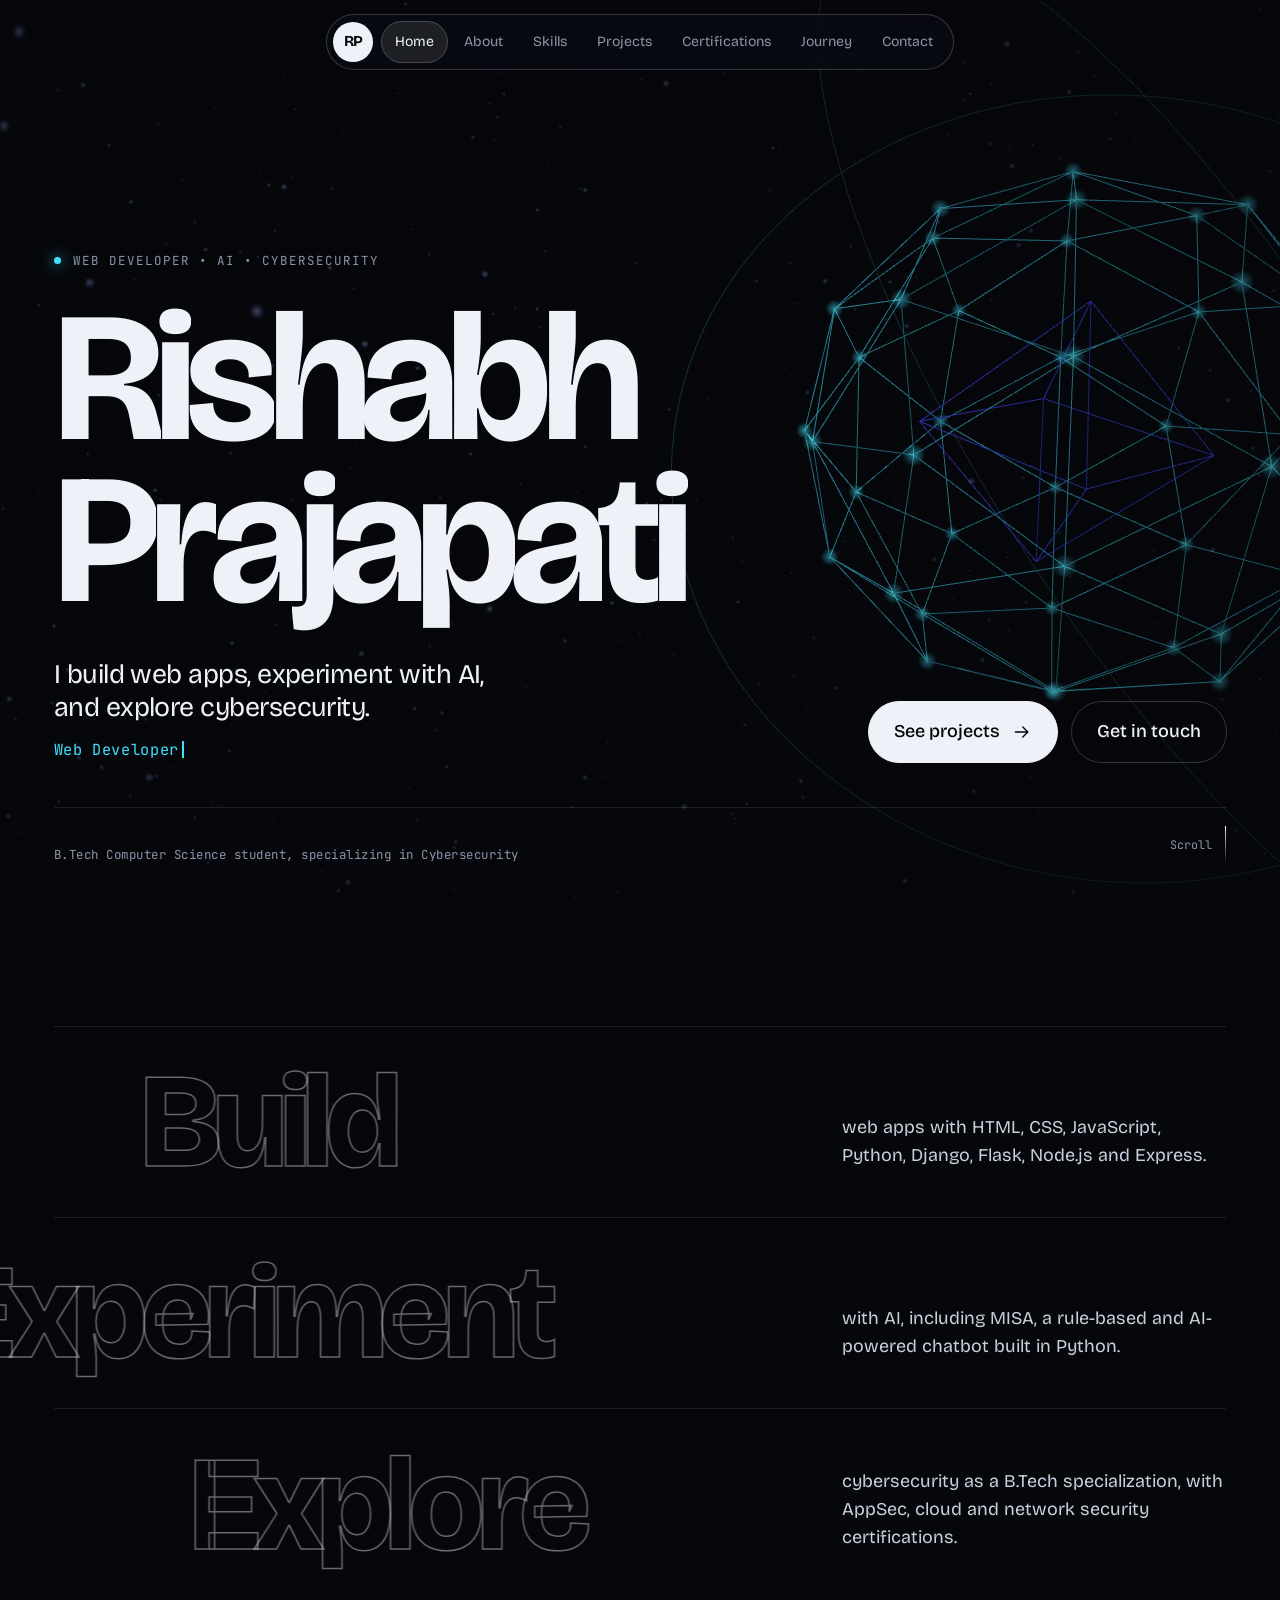
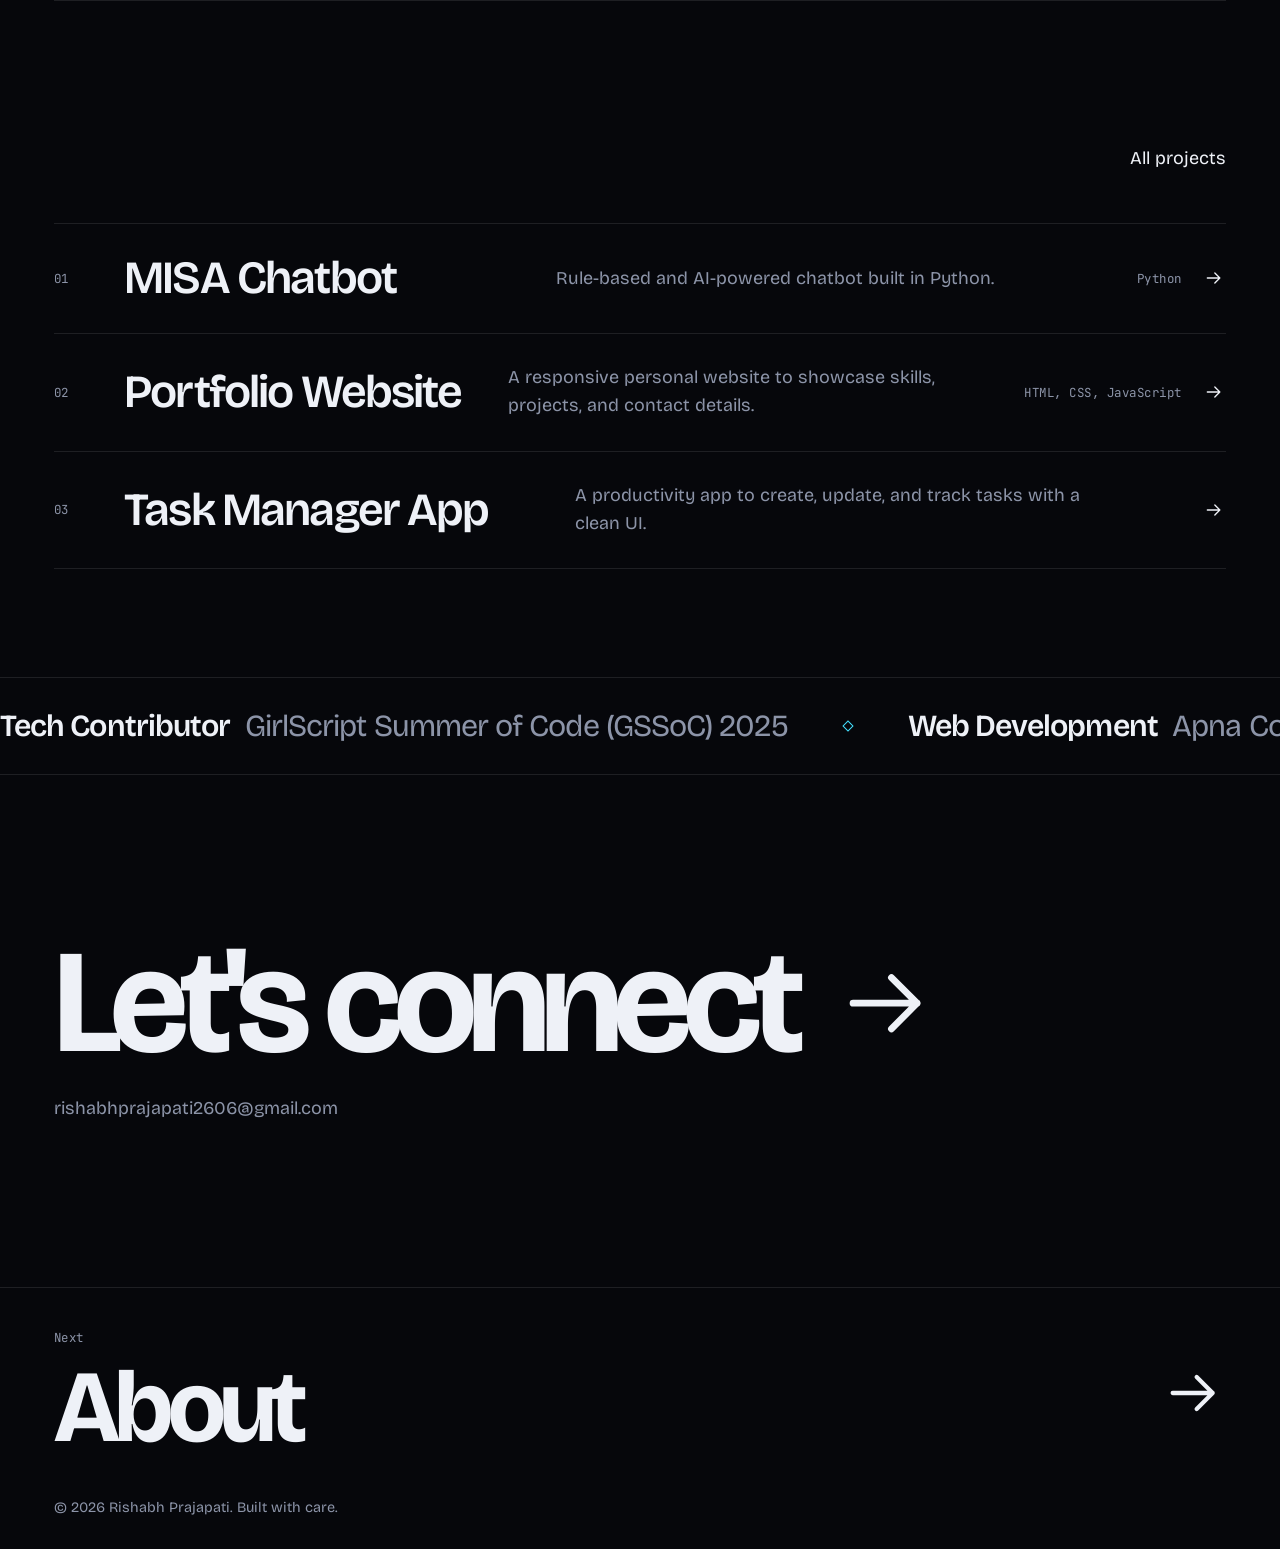
<file: index.html>
<!DOCTYPE html>
<html lang="en">
<head>
<meta charset="utf-8">
<meta name="viewport" content="width=device-width, initial-scale=1, viewport-fit=cover">
<title>Rishabh Prajapati | Web Developer, AI and Cybersecurity</title>
<meta name="description" content="Portfolio of Rishabh Prajapati, a web developer, AI enthusiast and B.Tech Computer Science student specializing in Cybersecurity. Explore projects, skills and certifications.">
<meta name="author" content="Rishabh Prajapati">
<meta name="theme-color" content="#06070b">
<link rel="canonical" href="https://rishabhh077.github.io/Portfolio-Test/">

<meta property="og:type" content="website">
<meta property="og:site_name" content="Rishabh Prajapati">
<meta property="og:title" content="Rishabh Prajapati | Web Developer, AI and Cybersecurity">
<meta property="og:description" content="I build web apps, experiment with AI, and explore cybersecurity. Projects, skills and certifications.">
<meta property="og:url" content="https://rishabhh077.github.io/Portfolio-Test/">
<meta property="og:image" content="https://rishabhh077.github.io/Portfolio-Test/og-image.png">
<meta property="og:image:width" content="1200">
<meta property="og:image:height" content="630">
<meta property="og:image:alt" content="Rishabh Prajapati: Web Development, AI and Cybersecurity">
<meta name="twitter:card" content="summary_large_image">
<meta name="twitter:title" content="Rishabh Prajapati | Web Developer, AI and Cybersecurity">
<meta name="twitter:description" content="I build web apps, experiment with AI, and explore cybersecurity.">
<meta name="twitter:image" content="https://rishabhh077.github.io/Portfolio-Test/og-image.png">

<link rel="icon" href="favicon.svg" type="image/svg+xml">
<link rel="apple-touch-icon" href="apple-touch-icon.png">

<script type="application/ld+json">
{
  "@context": "https://schema.org",
  "@type": "Person",
  "name": "Rishabh Prajapati",
  "url": "https://rishabhh077.github.io/Portfolio-Test/",
  "description": "Web developer, AI enthusiast and B.Tech Computer Science student specializing in Cybersecurity.",
  "knowsAbout": ["Web development", "Artificial intelligence", "Cybersecurity"],
  "sameAs": ["https://github.com/rishabhh077", "https://linkedin.com/in/rishabh-prajapati-6440b8364"]
}
</script>

<!-- Progressive enhancement: the "js" class hides the static fallback and shows the loader.
     If the app has not booted after 6s, fall back to the static content instead of a blank page. -->
<script>
document.documentElement.classList.add('js');
setTimeout(function () { if (!window.__rpBooted) document.documentElement.classList.remove('js'); }, 6000);
</script>

<link rel="preconnect" href="https://fonts.googleapis.com">
<link rel="preconnect" href="https://fonts.gstatic.com" crossorigin>
<link href="https://fonts.googleapis.com/css2?family=Bricolage+Grotesque:opsz,wght@12..96,300..800&amp;family=JetBrains+Mono:wght@400;500&amp;display=swap" rel="stylesheet">
<link rel="stylesheet" href="style.css">
</head>
<body>
<a class="skip" id="skip" href="#main">Skip to content</a>
<canvas id="bg" aria-hidden="true"></canvas>
<div class="vignette" aria-hidden="true"></div>
<div class="progress" id="progress" aria-hidden="true"></div>

<header class="nav" id="nav">
  <a class="nav__logo" href="#/" aria-label="Rishabh Prajapati, home" data-cursor="link">RP</a>
  <nav class="nav__links" id="navLinks" aria-label="Primary">
    <span class="nav__ind" id="navInd" aria-hidden="true"></span>
  </nav>
  <button class="nav__burger" id="burger" type="button" aria-expanded="false" aria-controls="menu" aria-label="Open menu"><span></span><span></span></button>
</header>

<div class="menu" id="menu" aria-hidden="true" inert data-lenis-prevent>
  <nav aria-label="Mobile"><ul id="menuList"></ul></nav>
  <div class="menu__foot mono">
    <span>Web Developer • AI • Cybersecurity</span>
    <a class="ul" href="mailto:rishabhprajapati2606@gmail.com">rishabhprajapati2606@gmail.com</a>
  </div>
</div>

<main id="main" tabindex="-1">
  <!-- Static fallback: shown to crawlers and visitors without JavaScript. Replaced by the app on boot. -->
  <div class="static-fallback">
    <h1>Rishabh Prajapati</h1>
    <p>Web Developer • AI • Cybersecurity</p>
    <p>I build web apps, experiment with AI, and explore cybersecurity.</p>
    <p>B.Tech Computer Science student specializing in Cybersecurity. Skills: HTML, CSS, JavaScript, Python, Django, Flask, Node.js, Express, AI, Cybersecurity, AppSec, Cloud.</p>
    <h2>Projects</h2>
    <ul>
      <li>MISA Chatbot: rule-based and AI-powered chatbot built in Python.</li>
      <li>Portfolio Website: a responsive personal website built with HTML, CSS and JavaScript.</li>
      <li>Task Manager App: a productivity app to create, update, and track tasks with a clean UI.</li>
    </ul>
    <h2>Contact</h2>
    <p><a href="mailto:rishabhprajapati2606@gmail.com">rishabhprajapati2606@gmail.com</a></p>
    <p><a href="https://github.com/rishabhh077">GitHub</a> · <a href="https://linkedin.com/in/rishabh-prajapati-6440b8364">LinkedIn</a></p>
  </div>
</main>
<div class="peek" id="peek" aria-hidden="true"></div>
<div class="sr" id="live" aria-live="polite"></div>

<div class="curtain" id="curtain" aria-hidden="true">
  <i style="--i:0"></i><i style="--i:1"></i><i style="--i:2"></i><i style="--i:3"></i><i style="--i:4"></i><i style="--i:5"></i>
  <div class="curtain__label" id="curtainLabel"></div>
</div>

<div class="loader" id="loader" aria-hidden="true">
  <div class="loader__rp">RP</div>
  <div class="loader__count" id="lcount">01</div>
  <div class="loader__name">Rishabh Prajapati</div>
  <div class="loader__bar"><i id="lbar"></i></div>
</div>

<div class="cur cur--ring" id="cRing" aria-hidden="true"><i></i><b id="cLabel">VIEW</b></div>
<div class="cur cur--dot" id="cDot" aria-hidden="true"><i></i></div>

<!-- Deferred scripts run in order: Three.js, Lenis, then the site code. Works when opened directly from disk. -->
<script src="three.min.js" defer></script>
<script src="lenis.min.js" defer></script>
<script src="script.js" defer></script>
</body>
</html>
</file>
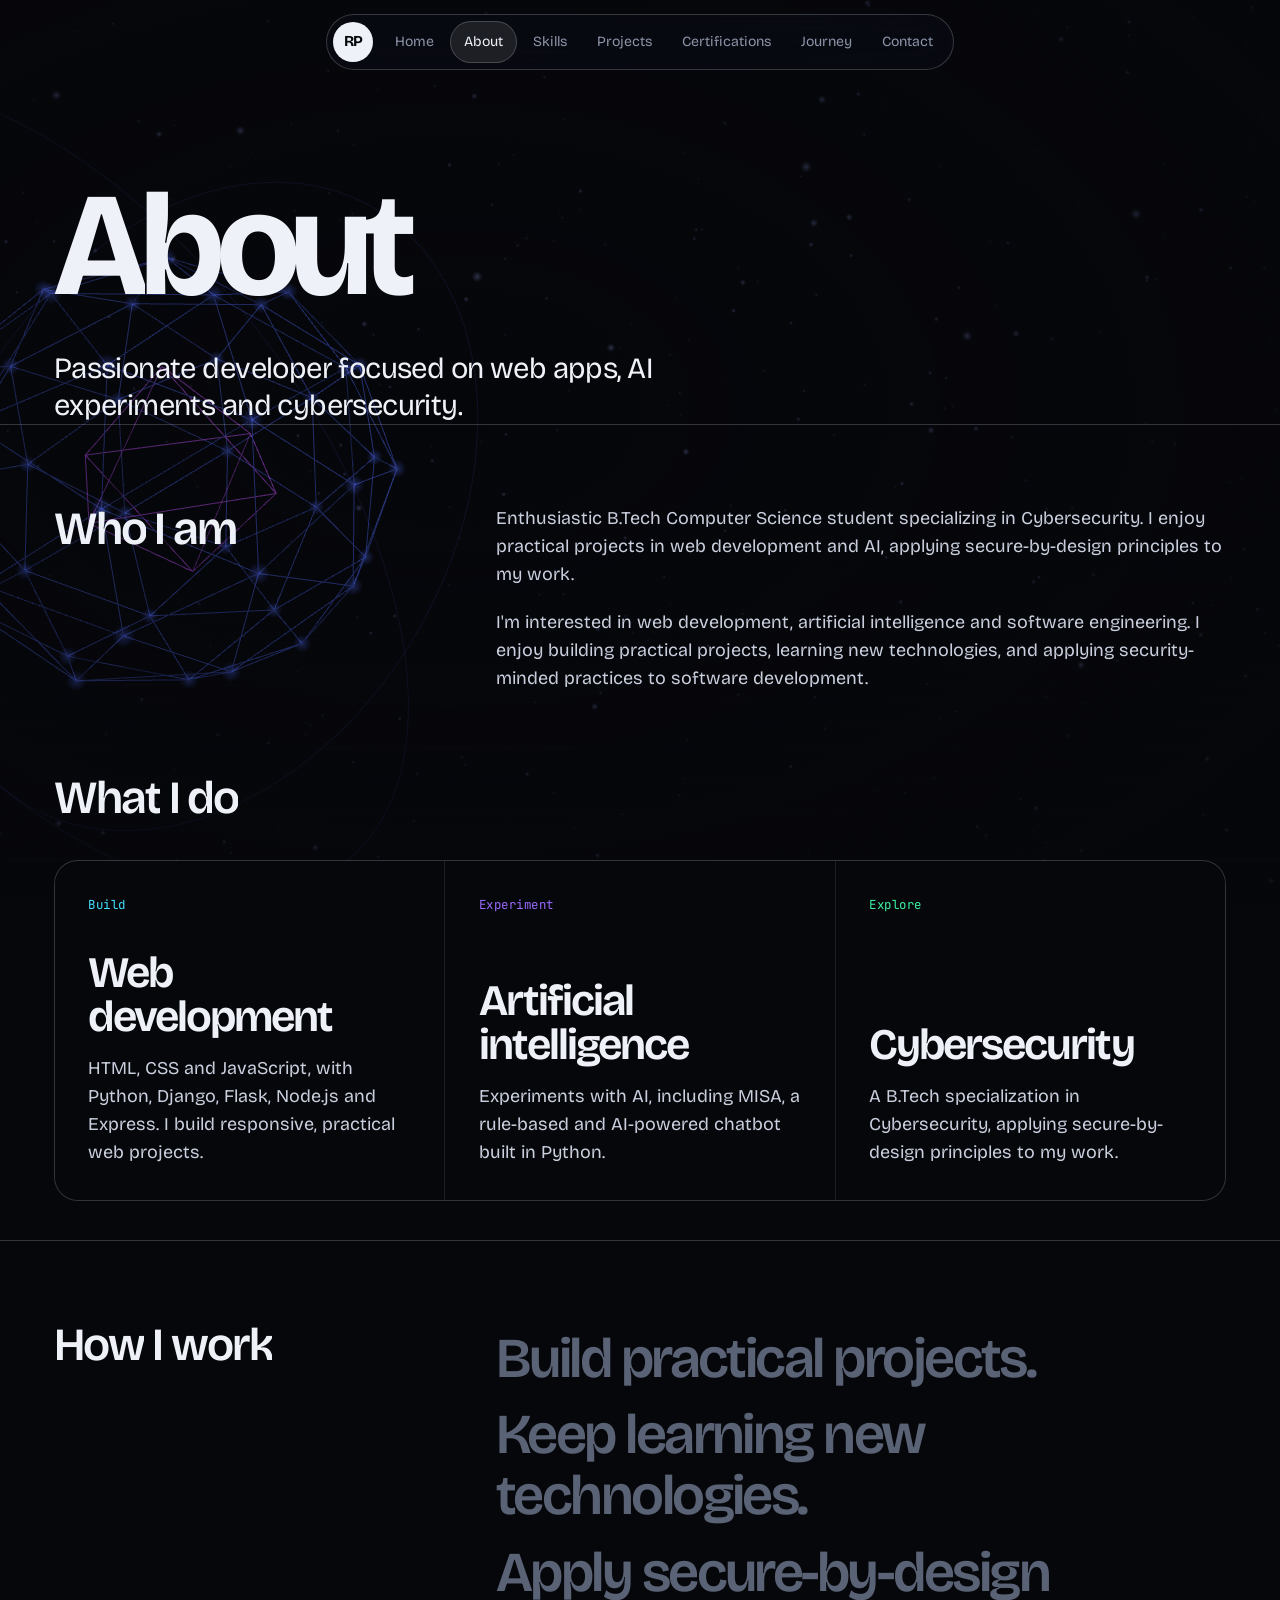
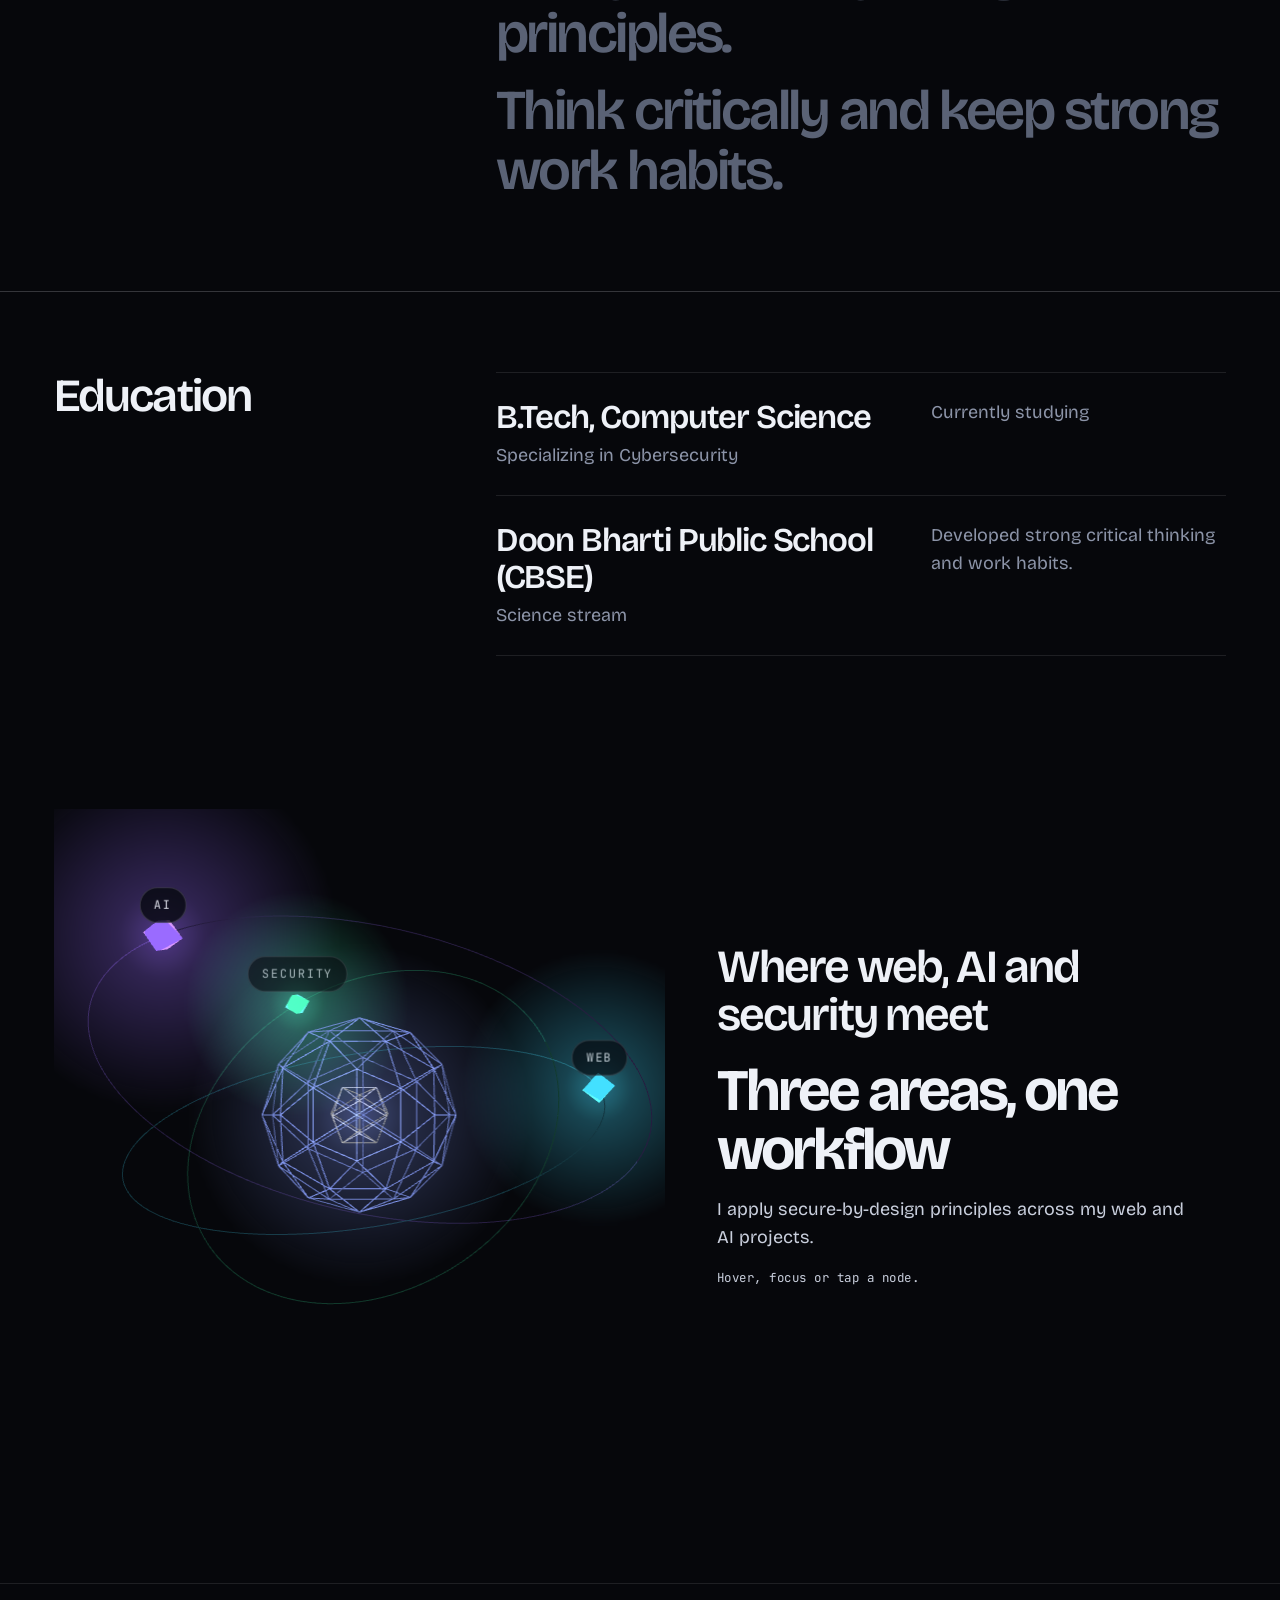
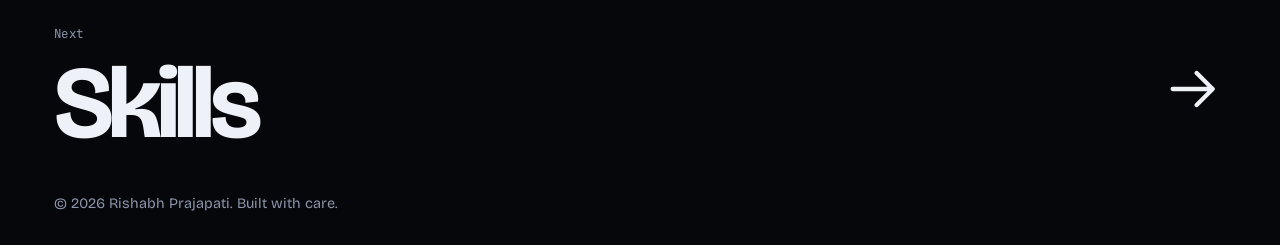
<file: about.html>
<!DOCTYPE html>
<html lang="en">
<head>
<meta charset="utf-8">
<meta name="viewport" content="width=device-width, initial-scale=1">
<title>About | Rishabh Prajapati</title>
<meta name="robots" content="noindex">
<link rel="canonical" href="https://rishabhh077.github.io/Portfolio-Test/">
<meta http-equiv="refresh" content="0; url=index.html#/about">
<script>location.replace('index.html#/about');</script>
</head>
<body style="background:#06070b;color:#eef1f7;font-family:system-ui,sans-serif;padding:40px">
<p>This page has moved. <a style="color:#43e0ff" href="index.html#/about">Continue to About</a>.</p>
</body>
</html>
</file>
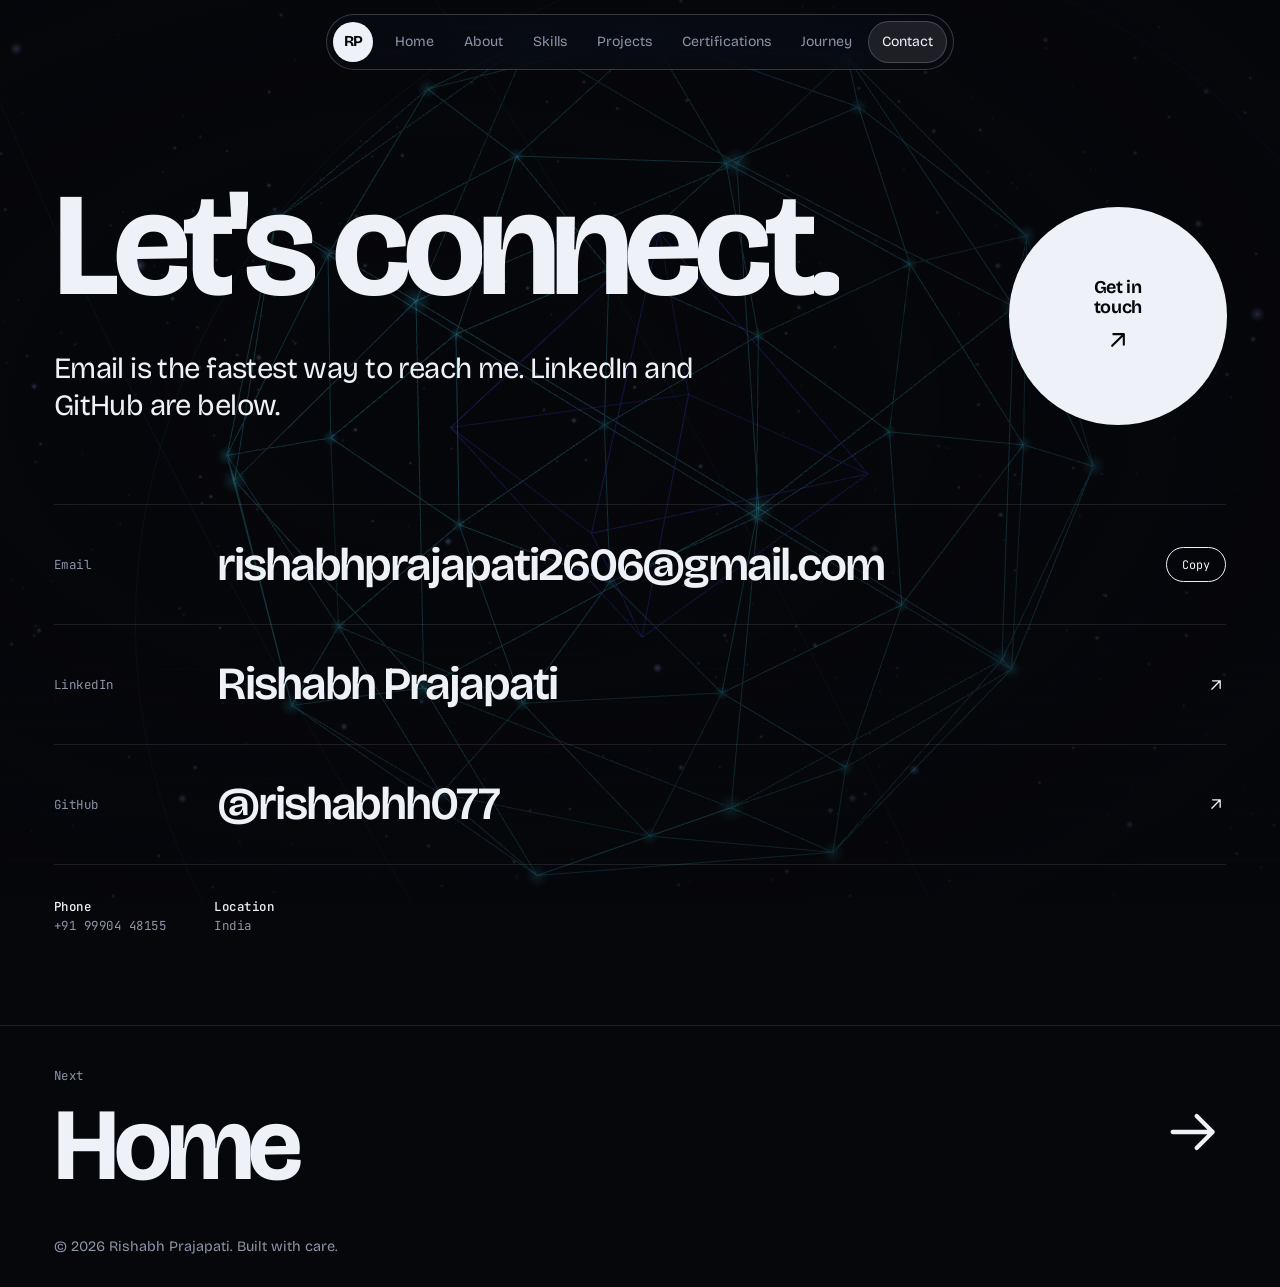
<file: contact.html>
<!DOCTYPE html>
<html lang="en">
<head>
<meta charset="utf-8">
<meta name="viewport" content="width=device-width, initial-scale=1">
<title>Contact | Rishabh Prajapati</title>
<meta name="robots" content="noindex">
<link rel="canonical" href="https://rishabhh077.github.io/Portfolio-Test/">
<meta http-equiv="refresh" content="0; url=index.html#/contact">
<script>location.replace('index.html#/contact');</script>
</head>
<body style="background:#06070b;color:#eef1f7;font-family:system-ui,sans-serif;padding:40px">
<p>This page has moved. <a style="color:#43e0ff" href="index.html#/contact">Continue to Contact</a>.</p>
</body>
</html>
</file>
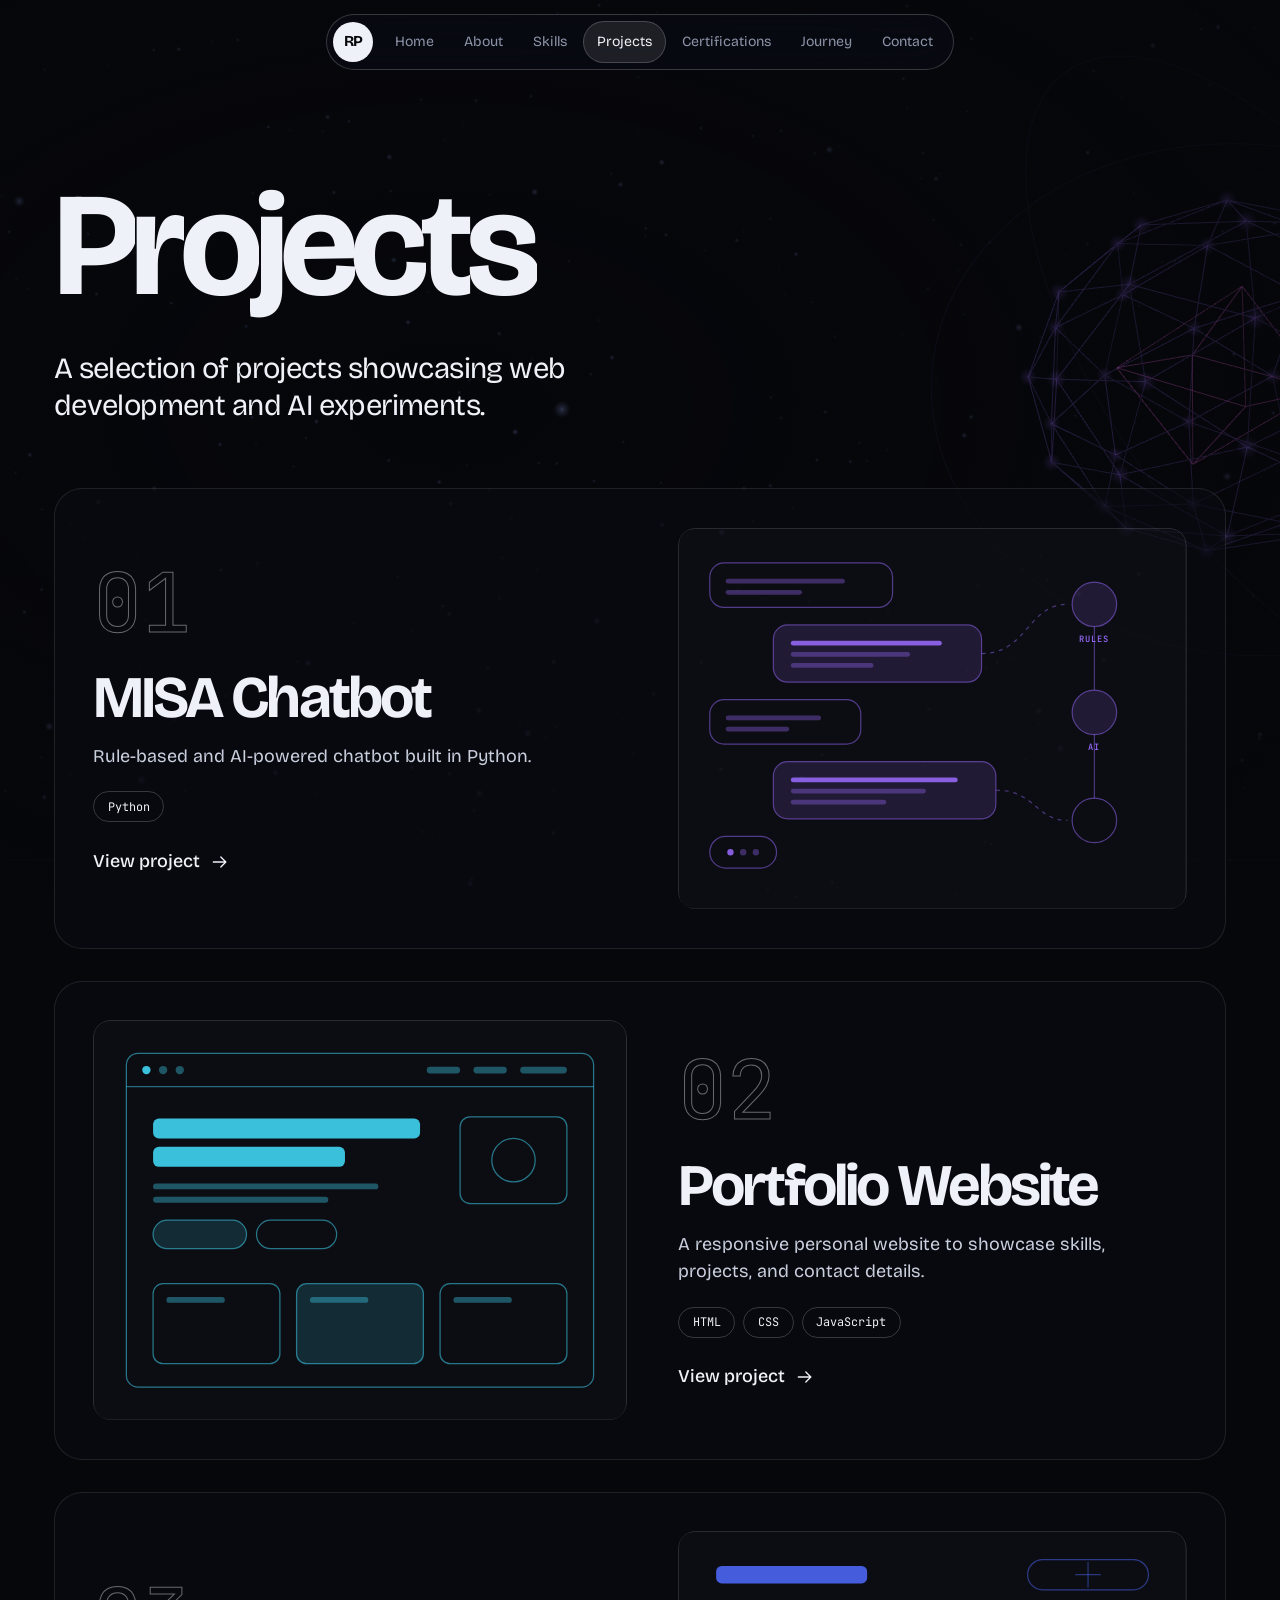
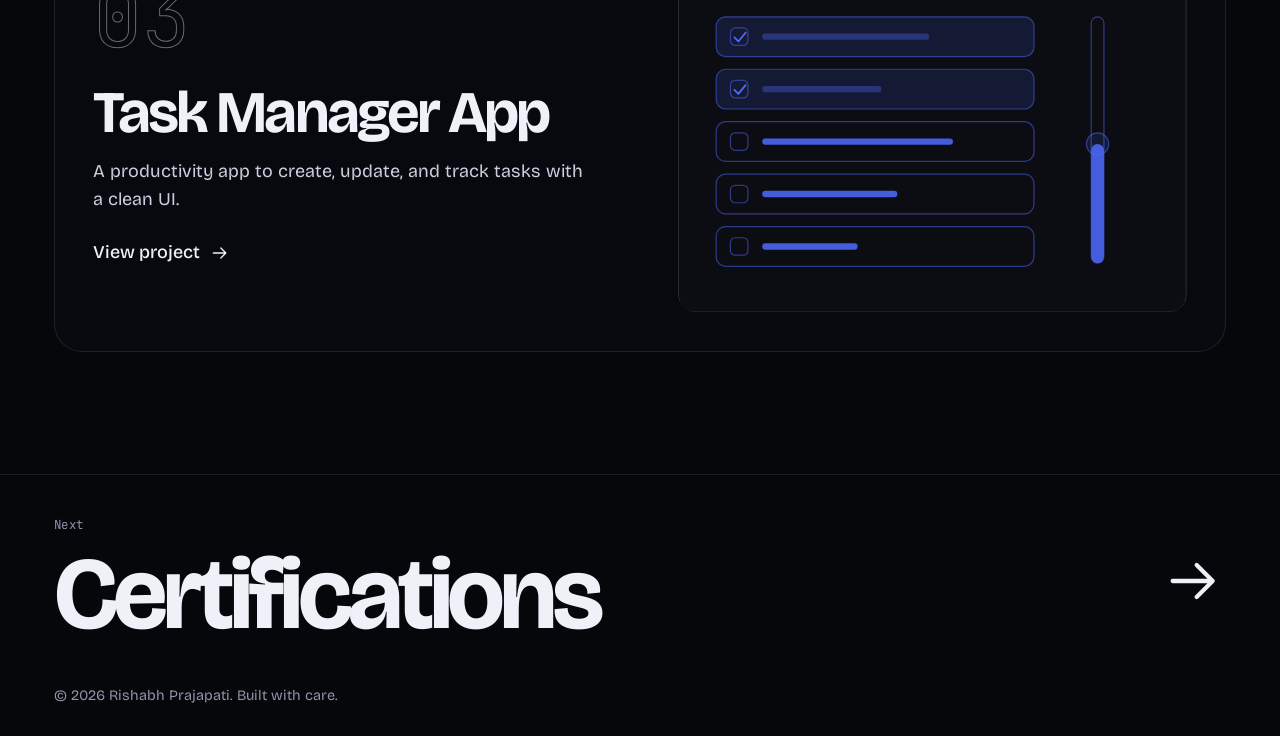
<file: projects.html>
<!DOCTYPE html>
<html lang="en">
<head>
<meta charset="utf-8">
<meta name="viewport" content="width=device-width, initial-scale=1">
<title>Projects | Rishabh Prajapati</title>
<meta name="robots" content="noindex">
<link rel="canonical" href="https://rishabhh077.github.io/Portfolio-Test/">
<meta http-equiv="refresh" content="0; url=index.html#/projects">
<script>location.replace('index.html#/projects');</script>
</head>
<body style="background:#06070b;color:#eef1f7;font-family:system-ui,sans-serif;padding:40px">
<p>This page has moved. <a style="color:#43e0ff" href="index.html#/projects">Continue to Projects</a>.</p>
</body>
</html>
</file>
<file: style.css>
/* ============ Tokens ============ */
:root {
  color-scheme: dark;
  box-sizing: border-box;
  padding-top: env(safe-area-inset-top, 0px);
  padding-bottom: env(safe-area-inset-bottom, 0px);
  --bg: #06070b;
  --bg2: #0c0f18;
  --ink: #eef1f7;
  --mute: #8c94a8;
  --dim: #5a6275;
  --line: rgba(238, 241, 247, 0.1);
  --line2: rgba(238, 241, 247, 0.2);
  --stroke: rgba(238, 241, 247, 0.42);
  --cyan: #43e0ff;
  --blue: #4f6bff;
  --violet: #9a6bff;
  --green: #3df2a4;
  --cyan-rgb: 67, 224, 255;
  --blue-rgb: 79, 107, 255;
  --violet-rgb: 154, 107, 255;
  --green-rgb: 61, 242, 164;
  --accent: var(--cyan);
  --accent-rgb: var(--cyan-rgb);
  --display: "Bricolage Grotesque", "Helvetica Neue", Helvetica, Arial, sans-serif;
  --mono: "JetBrains Mono", ui-monospace, SFMono-Regular, Menlo, Consolas, monospace;
  --ease: cubic-bezier(0.22, 1, 0.36, 1);
  --ease-io: cubic-bezier(0.76, 0, 0.24, 1);
  --pad: clamp(20px, 4.2vw, 64px);
}
*, *::before, *::after { box-sizing: border-box; }
* { margin: 0; }
html { background: var(--bg); -webkit-text-size-adjust: 100%; scroll-padding-top: env(safe-area-inset-top, 0px); }
html.lenis, html.lenis body { height: auto; }
.lenis.lenis-smooth { scroll-behavior: auto !important; }
.lenis.lenis-stopped, .menu-open body { overflow: hidden; }
body {
  background: var(--bg);
  color: var(--ink);
  font-family: var(--display);
  font-size: clamp(1rem, 0.96rem + 0.22vw, 1.125rem);
  line-height: 1.55;
  overflow-x: clip;
  -webkit-font-smoothing: antialiased;
  text-rendering: optimizeLegibility;
}
a { color: inherit; text-decoration: none; }
button { font: inherit; color: inherit; background: none; border: 0; cursor: pointer; padding: 0; }
ul, ol { list-style: none; padding: 0; }
svg { display: block; }
::selection { background: var(--accent); color: var(--bg); }
:focus-visible { outline: 2px solid var(--cyan); outline-offset: 4px; border-radius: 6px; }
main:focus { outline: none; }
.sr { position: absolute; width: 1px; height: 1px; overflow: hidden; clip: rect(0 0 0 0); white-space: nowrap; }
.mono { font-family: var(--mono); font-size: 0.78rem; letter-spacing: 0.04em; }
.skip { position: fixed; left: 16px; top: -80px; z-index: 300; padding: 0.7rem 1rem; background: var(--ink); color: var(--bg); border-radius: 10px; transition: top 0.2s; }
.skip:focus { top: calc(env(safe-area-inset-top, 0px) + 12px); }

/* ============ Persistent layers ============ */
#bg { position: fixed; inset: 0; width: 100%; height: 100%; z-index: 0; pointer-events: none; }
.vignette { position: fixed; inset: 0; z-index: 0; pointer-events: none; background: radial-gradient(ellipse 80% 70% at 35% 45%, transparent 0%, rgba(6, 7, 11, 0.6) 100%); }
.progress { position: fixed; z-index: 60; left: 0; right: 0; top: 0; height: 2px; background: var(--accent); transform: scaleX(0); transform-origin: 0 50%; box-shadow: 0 0 12px var(--accent); transition: background-color 0.5s; }
main { position: relative; z-index: 1; min-height: 100svh; }
.wrap { padding-inline: var(--pad); max-width: 1680px; margin-inline: auto; width: 100%; }

/* ============ Navigation ============ */
.nav {
  position: fixed; z-index: 50;
  top: calc(env(safe-area-inset-top, 0px) + 14px);
  left: 50%; transform: translateX(-50%);
  display: flex; align-items: center; gap: 8px; padding: 6px;
  border-radius: 999px;
  background: rgba(12, 14, 22, 0.55);
  -webkit-backdrop-filter: blur(16px) saturate(150%);
  backdrop-filter: blur(16px) saturate(150%);
  border: 1px solid var(--line2);
}
.nav__logo { display: grid; place-items: center; width: 40px; height: 40px; border-radius: 50%; background: var(--ink); color: var(--bg); font-weight: 700; letter-spacing: -0.05em; font-size: 0.95rem; transition: background-color 0.4s, transform 0.5s var(--ease); }
.nav__logo:hover { background: var(--accent); transform: rotate(-8deg) scale(1.06); }
.nav__links { position: relative; display: flex; gap: 2px; }
.nav__links a { position: relative; z-index: 1; padding: 10px 14px; font-size: 0.88rem; color: var(--mute); border-radius: 999px; transition: color 0.3s; white-space: nowrap; }
.nav__links a:hover, .nav__links a[aria-current="page"] { color: var(--ink); }
.nav__ind { position: absolute; z-index: 0; left: 0; top: 0; height: 100%; width: 0; border-radius: 999px; background: rgba(255, 255, 255, 0.09); border: 1px solid var(--line2); opacity: 0; transition: transform 0.55s var(--ease), width 0.55s var(--ease), opacity 0.3s; pointer-events: none; }
.nav__burger { display: none; width: 40px; height: 40px; border-radius: 50%; place-items: center; align-content: center; gap: 6px; border: 1px solid var(--line2); }
.nav__burger span { display: block; width: 16px; height: 1.5px; background: var(--ink); transition: transform 0.5s var(--ease); }
.nav__burger[aria-expanded="true"] span:first-child { transform: translateY(3.75px) rotate(45deg); }
.nav__burger[aria-expanded="true"] span:last-child { transform: translateY(-3.75px) rotate(-45deg); }

.menu { position: fixed; inset: 0; z-index: 45; display: flex; flex-direction: column; justify-content: center; padding: calc(env(safe-area-inset-top, 0px) + 90px) var(--pad) 40px; background: rgba(6, 7, 11, 0.97); clip-path: circle(0 at calc(100% - 34px) 34px); transition: clip-path 0.7s var(--ease-io); overflow-y: auto; }
.menu.open { clip-path: circle(150% at calc(100% - 34px) 34px); }
.menu li { overflow: hidden; }
.menu a { display: block; padding-block: 0.15em; font-size: clamp(2.2rem, 10vw, 4.2rem); font-weight: 600; letter-spacing: -0.04em; line-height: 1.1; transform: translateY(110%); transition: transform 0.8s var(--ease) calc(var(--i) * 55ms + 250ms), color 0.3s; }
.menu.open a { transform: none; }
.menu a[aria-current="page"] { color: var(--accent); }
.menu__foot { margin-top: 2.4rem; color: var(--mute); display: grid; gap: 0.3rem; }

/* ============ Cursor ============ */
.cur { position: fixed; left: 0; top: 0; z-index: 200; pointer-events: none; opacity: 0; transition: opacity 0.25s; will-change: transform; }
.cur-on .cur { opacity: 1; }
.cur--dot i { display: block; width: 6px; height: 6px; margin: -3px 0 0 -3px; border-radius: 50%; background: var(--accent); box-shadow: 0 0 14px var(--accent); transition: transform 0.25s var(--ease), background-color 0.4s; }
.cur--ring i { position: absolute; left: 0; top: 0; width: 38px; height: 38px; margin: -19px 0 0 -19px; border-radius: 50%; border: 1px solid rgba(238, 241, 247, 0.55); transform: scale(calc(var(--cs, 1) * var(--cd, 1))); transition: transform 0.38s var(--ease), background-color 0.3s, border-color 0.3s; will-change: transform; }
.cur--ring b { position: absolute; left: 0; top: 0; transform: translate(-50%, -50%); font-family: var(--mono); font-weight: 500; font-size: 0.68rem; letter-spacing: 0.14em; color: var(--bg); opacity: 0; white-space: nowrap; transition: opacity 0.18s; }
.cur-link { --cs: 1.65; }
.cur-view, .cur-drag { --cs: 2.45; }
.cur-magnet { --cs: 2.05; }
.cur-down { --cd: 0.85; }
.cur-link .cur--ring i { border-color: var(--accent); background: rgba(var(--accent-rgb), 0.12); }
.cur-view .cur--ring i, .cur-drag .cur--ring i { background: var(--accent); border-color: var(--accent); }
.cur-view .cur--ring b, .cur-drag .cur--ring b { opacity: 1; }
.cur-view .cur--dot i, .cur-drag .cur--dot i { transform: scale(0); }
.cur-magnet .cur--ring i { border-color: var(--accent); background: rgba(var(--accent-rgb), 0.16); }
.has-cursor, .has-cursor a, .has-cursor button, .has-cursor [data-cursor] { cursor: none; }

/* ============ Loader & curtain ============ */
.loader { position: fixed; inset: 0; z-index: 150; background: var(--bg); display: none; place-items: center; transition: transform 0.8s var(--ease-io); }
.loader.out { transform: translateY(-100%); }
.loader__rp { font-size: clamp(5rem, 22vw, 16rem); font-weight: 700; letter-spacing: -0.07em; line-height: 1; color: transparent; -webkit-text-stroke: 1.5px var(--stroke); animation: loaderIn 1s var(--ease) both; }
.loader__count { position: absolute; left: var(--pad); bottom: calc(env(safe-area-inset-bottom, 0px) + 36px); font-family: var(--mono); font-size: clamp(1rem, 2vw, 1.4rem); letter-spacing: 0.12em; }
.loader__name { position: absolute; right: var(--pad); bottom: calc(env(safe-area-inset-bottom, 0px) + 36px); color: var(--mute); font-family: var(--mono); font-size: 0.78rem; }
.loader__bar { position: absolute; left: 0; right: 0; bottom: 0; height: 2px; background: var(--line); }
.loader__bar i { display: block; height: 100%; background: var(--cyan); transform: scaleX(0); transform-origin: 0 50%; transition: transform 0.3s var(--ease); box-shadow: 0 0 12px var(--cyan); }
@keyframes loaderIn { from { opacity: 0; transform: scale(0.94); } to { opacity: 1; transform: none; } }

.curtain { position: fixed; inset: 0; z-index: 90; display: flex; visibility: hidden; pointer-events: none; }
.curtain.live { visibility: visible; pointer-events: auto; }
.curtain i { flex: 1; background: var(--bg2); transform: scaleY(0); transform-origin: 50% 100%; transition: transform 0.45s var(--ease-io); transition-delay: calc(var(--i) * 38ms); border-right: 1px solid rgba(255, 255, 255, 0.025); }
.curtain.in i { transform: scaleY(1); }
.curtain.out i { transform-origin: 50% 0; }
.curtain__label { position: absolute; left: var(--pad); bottom: calc(env(safe-area-inset-bottom, 0px) + 40px); font-size: clamp(2.2rem, 8vw, 7rem); font-weight: 700; letter-spacing: -0.05em; line-height: 1; opacity: 0; transform: translateY(24px); transition: opacity 0.4s, transform 0.6s var(--ease); }
.curtain.in .curtain__label { opacity: 1; transform: none; transition-delay: 0.3s; }
.curtain.out .curtain__label { opacity: 0; transition-delay: 0s; transition-duration: 0.25s; }

/* ============ Reveal system ============ */
.w { display: inline-block; overflow: hidden; vertical-align: top; padding-bottom: 0.14em; margin-bottom: -0.14em; }
.wi { display: inline-block; transform: translateY(112%); transition: transform 0.8s var(--ease); transition-delay: calc(var(--i) * 30ms + var(--d, 0ms)); }
.in .wi { transform: none; }
.wd { display: inline-block; white-space: nowrap; }
.ch { display: inline-block; overflow: hidden; vertical-align: top; padding: 0.08em 0.03em 0.12em; margin: -0.08em -0.03em -0.12em; }
.chi { display: inline-block; transform: translateY(108%) rotate(7deg); transform-origin: 0 100%; transition: transform 0.9s var(--ease), color 0.3s; transition-delay: calc(var(--i) * 34ms + var(--d, 0ms)), 0s; }
.in .chi { transform: none; }
[data-reveal="fade"] { opacity: 0; }
[data-reveal="fade"].in { opacity: 1; animation: rvFade 0.8s var(--ease) var(--d, 0ms) backwards; }
@keyframes rvFade { from { opacity: 0; transform: translateY(16px); } }
[data-reveal="clip"] { clip-path: inset(0 0 100% 0); transition: clip-path 1s var(--ease-io) var(--d, 0ms); }
[data-reveal="clip"].in { clip-path: inset(0 0 0 0); }
[data-reveal="line"] .rv { display: inline-block; opacity: 0; transform: translateY(30%); transition: opacity 0.9s var(--ease) var(--d, 0ms), transform 1.1s var(--ease) var(--d, 0ms); }
[data-reveal="line"].in .rv { opacity: 1; transform: none; }
[data-reveal="rule"]::before { content: ""; position: absolute; left: 0; right: 0; top: 0; height: 1px; background: var(--line2); transform: scaleX(0); transform-origin: 0 50%; transition: transform 1.2s var(--ease-io) var(--d, 0ms); }
[data-reveal="rule"].in::before { transform: scaleX(1); }

/* ============ Shared type & controls ============ */
.page { padding-top: clamp(120px, 20vh, 200px); }
.title { font-size: clamp(2.6rem, 11.5vw, 10.5rem); line-height: 0.9; letter-spacing: -0.055em; font-weight: 700; font-variation-settings: "opsz" 96; }
.lead { font-size: clamp(1.25rem, 2.3vw, 2.1rem); line-height: 1.25; letter-spacing: -0.02em; max-width: 34ch; margin-top: clamp(1.4rem, 3vw, 2.4rem); }
.h2 { font-size: clamp(1.8rem, 3.6vw, 3.2rem); letter-spacing: -0.04em; font-weight: 600; line-height: 1.05; }
.muted { color: var(--mute); }
.prose p + p { margin-top: 1.1em; }
.prose p { max-width: 62ch; color: #c9cfdd; }
.ul { background: linear-gradient(currentColor, currentColor) 0 100% / 0 1px no-repeat; transition: background-size 0.5s var(--ease); padding-bottom: 2px; }
.ul:hover { background-size: 100% 1px; }
.btn { position: relative; display: inline-flex; align-items: center; gap: 0.7em; padding: 1rem 1.55rem; border: 1px solid var(--line2); border-radius: 999px; font-weight: 500; overflow: hidden; isolation: isolate; transition: transform 0.45s var(--ease), border-color 0.3s, color 0.3s; }
.btn::before { content: ""; position: absolute; inset: 0; z-index: -1; border-radius: inherit; background: var(--accent); transform: translateY(102%); transition: transform 0.55s var(--ease); }
.btn:hover { color: #05060a; border-color: var(--accent); }
.btn:hover::before { transform: none; }
.btn--solid { background: var(--ink); color: var(--bg); border-color: var(--ink); }
.arr { transition: transform 0.4s var(--ease); flex: none; }
.btn:hover .arr, a:hover > .arr, .lrow:hover .arr { transform: translateX(5px); }
.ext:hover .arr { transform: translate(3px, -3px); }
[data-magnet] { transition: transform 0.3s var(--ease); will-change: transform; }

/* ============ Home ============ */
.hero { min-height: 100svh; display: flex; align-items: flex-end; padding-block: 130px 36px; }
.hero__label { display: flex; align-items: center; gap: 0.75rem; color: var(--mute); letter-spacing: 0.16em; margin-bottom: clamp(1rem, 3vh, 2rem); }
.dot { width: 7px; height: 7px; border-radius: 50%; background: var(--accent); box-shadow: 0 0 14px var(--accent); animation: pulse 2.6s ease-in-out infinite; transition: background-color 0.5s; }
@keyframes pulse { 50% { opacity: 0.35; transform: scale(0.75); } }
.hero__name { font-size: clamp(3.3rem, 14.4vw, 15.5rem); line-height: 0.88; letter-spacing: -0.058em; font-weight: 700; font-variation-settings: "opsz" 96; }
.nm { display: block; }
.ch:hover .chi { color: var(--accent); }
.hero__row { display: flex; justify-content: space-between; align-items: flex-end; gap: 2rem; flex-wrap: wrap; margin-top: clamp(1.6rem, 4vh, 3rem); }
.hero__lead { font-size: clamp(1.2rem, 2.1vw, 1.9rem); line-height: 1.22; letter-spacing: -0.02em; max-width: 26ch; }
.hero__cta { display: flex; gap: 0.8rem; flex-wrap: wrap; }
.hero__foot { display: flex; justify-content: space-between; align-items: flex-end; gap: 1rem; margin-top: clamp(1.8rem, 5vh, 3.4rem); padding-top: 1.1rem; border-top: 1px solid var(--line); color: var(--mute); }
.scroll-cue { display: flex; align-items: center; gap: 0.8rem; font-family: var(--mono); font-size: 0.74rem; color: var(--mute); }
.scroll-cue i { display: block; width: 1px; height: 38px; background: linear-gradient(var(--ink), transparent); transform-origin: top; animation: cue 2.2s var(--ease-io) infinite; }
@keyframes cue { 0% { transform: scaleY(0); } 50% { transform: scaleY(1); } 100% { transform: scaleY(1); opacity: 0; } }

.verbs { padding-block: clamp(80px, 14vh, 180px); }
.verb { position: relative; display: grid; grid-template-columns: minmax(0, 1fr) minmax(0, 24rem); gap: 2rem; align-items: end; padding-block: clamp(1rem, 2.6vw, 2.2rem); border-top: 1px solid var(--line); }
.verb:last-child { border-bottom: 1px solid var(--line); }
.verb[data-accent="cyan"] { --vc: var(--cyan); }
.verb[data-accent="violet"] { --vc: var(--violet); }
.verb[data-accent="green"] { --vc: var(--green); }
.verb__word { font-size: clamp(3.3rem, 10.5vw, 10rem); line-height: 0.92; font-weight: 700; letter-spacing: -0.055em; font-variation-settings: "opsz" 96; color: transparent; -webkit-text-stroke: 1.5px var(--stroke); transition: color 0.5s, -webkit-text-stroke-color 0.5s; white-space: nowrap; }
.verb:hover .verb__word, .verb.on .verb__word { color: var(--vc); -webkit-text-stroke-color: var(--vc); }
.par { display: inline-block; will-change: transform; }
.verb p { color: #c9cfdd; max-width: 34ch; padding-bottom: 0.9rem; }

.sec-head { display: flex; justify-content: space-between; align-items: flex-end; gap: 1.5rem; margin-bottom: clamp(1.6rem, 4vw, 3rem); flex-wrap: wrap; }
.work { padding-bottom: clamp(70px, 12vh, 150px); }
.work-row { position: relative; display: grid; grid-template-columns: 3rem minmax(0, 1.1fr) minmax(0, 1.5fr) auto 22px; gap: 1.4rem; align-items: center; padding-block: clamp(1.1rem, 2.4vw, 1.9rem); border-top: 1px solid var(--line); transition: padding 0.55s var(--ease), color 0.3s; }
.work-row:last-child { border-bottom: 1px solid var(--line); }
.work-row:hover { padding-inline: 1rem; }
.work-row__n { color: var(--mute); }
.work-row__t { font-size: clamp(1.6rem, 3.6vw, 3.2rem); letter-spacing: -0.04em; font-weight: 600; line-height: 1.05; transition: color 0.3s; }
.work-row:hover .work-row__t { color: var(--pa); }
.work-row__d { color: var(--mute); max-width: 44ch; }
.work-row__tags { color: var(--mute); text-align: right; }
.peek { position: fixed; left: 0; top: 0; z-index: 30; pointer-events: none; width: min(340px, 28vw); opacity: 0; transition: opacity 0.3s; color: var(--cyan); }
.peek.on { opacity: 1; }
.peek svg { width: 100%; height: auto; border-radius: 16px; background: rgba(6, 7, 11, 0.85); box-shadow: 0 24px 60px rgba(0, 0, 0, 0.5); transform: scale(0.92) rotate(-2deg); transition: transform 0.5s var(--ease); }
.peek.on svg { transform: none; }

.marq { position: relative; z-index: 1; overflow: hidden; border-block: 1px solid var(--line); padding-block: 1.5rem; }
.marq__track { display: flex; width: max-content; animation: marq 46s linear infinite; }
.marq:hover .marq__track { animation-play-state: paused; }
.marq__i { display: inline-flex; align-items: baseline; gap: 0.9rem; padding-right: 3.5rem; white-space: nowrap; font-size: clamp(1.2rem, 2.4vw, 2rem); letter-spacing: -0.03em; color: var(--mute); }
.marq__i b { color: var(--ink); font-weight: 600; }
.marq__i::after { content: ""; width: 8px; height: 8px; margin-left: 2.6rem; border: 1px solid var(--accent); transform: rotate(45deg); align-self: center; }
@keyframes marq { to { transform: translateX(-50%); } }

.cta { padding-block: clamp(90px, 18vh, 220px) clamp(50px, 8vh, 100px); }
.cta__big { display: inline-flex; flex-wrap: wrap; align-items: center; gap: clamp(0.6rem, 3vw, 2.5rem); font-size: clamp(2.4rem, 11.5vw, 11.5rem); line-height: 0.9; letter-spacing: -0.058em; font-weight: 700; font-variation-settings: "opsz" 96; transition: color 0.4s; }
.cta__big:hover { color: var(--accent); }
.cta__big .arr { width: clamp(36px, 8vw, 110px); height: auto; }
.cta__mail { display: block; margin-top: 1.6rem; color: var(--mute); }

.foot { position: relative; z-index: 1; padding-block: 40px calc(env(safe-area-inset-bottom, 0px) + 28px); display: grid; gap: 2.4rem; border-top: 1px solid var(--line); margin-top: clamp(60px, 10vh, 120px); }
.foot__next { display: flex; align-items: baseline; justify-content: space-between; gap: 1rem; }
.foot__t { font-size: clamp(2.4rem, 8vw, 7rem); font-weight: 700; letter-spacing: -0.05em; line-height: 1; transition: color 0.4s; }
.foot__next:hover .foot__t { color: var(--accent); }
.foot__next .arr { width: clamp(28px, 5vw, 64px); height: auto; align-self: center; }
.foot__c { color: var(--mute); font-size: 0.9rem; }

/* ============ About ============ */
.split { position: relative; display: grid; grid-template-columns: minmax(0, 1fr) minmax(0, 2fr); gap: clamp(1.6rem, 6vw, 6rem); padding-block: clamp(50px, 9vh, 110px); }
.trio { display: grid; grid-template-columns: repeat(3, minmax(0, 1fr)); gap: 1px; background: var(--line); border: 1px solid var(--line); border-radius: 24px; overflow: hidden; margin-block: clamp(1.4rem, 3vw, 2.4rem); }
.trio__c { --c-rgb: var(--cyan-rgb); position: relative; display: flex; flex-direction: column; justify-content: space-between; gap: 2.4rem; min-height: 330px; padding: clamp(1.4rem, 2.6vw, 2.4rem); background: var(--bg); transition: background-color 0.4s; }
.trio__c::before { content: ""; position: absolute; inset: 0; background: radial-gradient(420px circle at var(--mx, 50%) var(--my, 50%), rgba(var(--c-rgb), 0.16), transparent 60%); opacity: 0; transition: opacity 0.4s; pointer-events: none; }
.trio__c:hover::before { opacity: 1; }
.trio__c h3 { font-size: clamp(1.9rem, 3.4vw, 3rem); font-weight: 650; letter-spacing: -0.045em; line-height: 1; position: relative; }
.trio__c p { color: #c9cfdd; position: relative; max-width: 34ch; }
.trio__k { position: relative; color: rgb(var(--c-rgb)); }
.lines p { position: relative; font-size: clamp(1.6rem, 4.4vw, 4rem); letter-spacing: -0.045em; font-weight: 600; line-height: 1.08; padding-block: 0.5rem; color: var(--dim); transition: color 0.4s, padding 0.5s var(--ease); }
.lines p:hover { color: var(--ink); padding-left: 1rem; }
.edu__row { position: relative; display: grid; grid-template-columns: minmax(0, 1.4fr) minmax(0, 1fr); gap: 1.4rem; padding-block: 1.6rem; border-top: 1px solid var(--line); }
.edu__row:last-child { border-bottom: 1px solid var(--line); }
.edu__t { font-size: clamp(1.4rem, 2.6vw, 2.2rem); font-weight: 600; letter-spacing: -0.035em; line-height: 1.1; }
.edu__m { color: var(--mute); }

.identity { display: grid; grid-template-columns: minmax(0, 1.2fr) minmax(0, 1fr); gap: clamp(1.4rem, 4vw, 4rem); align-items: center; padding-block: clamp(40px, 8vh, 100px); }
.orbit { position: relative; width: 100%; aspect-ratio: 1 / 1; max-height: 78vh; touch-action: pan-y; }
.orbit canvas, .skstage__cv canvas { position: absolute; inset: 0; width: 100%; height: 100%; display: block; }
.orb { position: absolute; left: 0; top: 0; z-index: 2; padding: 0.5rem 0.85rem; border-radius: 999px; border: 1px solid var(--line2); background: rgba(8, 10, 16, 0.86); font-family: var(--mono); font-size: 0.74rem; letter-spacing: 0.16em; will-change: transform; transition: border-color 0.3s, color 0.3s, background-color 0.3s, box-shadow 0.3s; }
.orb.is-on { border-color: var(--oc); color: var(--oc); box-shadow: 0 0 28px rgba(var(--oc-rgb), 0.35); background: rgba(8, 10, 16, 0.9); }
.orbit__panel { min-height: 15rem; }
.orbit__panel h3 { font-size: clamp(2.2rem, 4.6vw, 4rem); font-weight: 700; letter-spacing: -0.05em; line-height: 1; transition: color 0.35s; }
.orbit__panel p { margin-top: 1rem; color: #c9cfdd; max-width: 40ch; }
.orbit__panel .swap { transition: opacity 0.22s, transform 0.35s var(--ease); }
.orbit__panel .swap.out { opacity: 0; transform: translateY(8px); }
.orbit__hint { margin-top: 1.4rem; color: var(--mute); }
.nogl .orbit, .nogl .skstage__cv { aspect-ratio: auto; min-height: 0; }
.nogl .orbit { display: flex; flex-wrap: wrap; gap: 0.6rem; align-content: flex-start; }
.nogl canvas { display: none; }
.nogl .orb, .nogl .skl { position: static; transform: none !important; opacity: 1 !important; }

/* ============ Projects ============ */
.projs { display: grid; gap: clamp(1.1rem, 2.6vw, 2rem); padding-block: clamp(2rem, 5vw, 4rem) 2rem; }
.proj { --pa-rgb: var(--cyan-rgb); position: relative; display: grid; grid-template-columns: minmax(0, 1.05fr) minmax(0, 1fr); gap: clamp(1.4rem, 4vw, 4rem); align-items: center; padding: clamp(1.2rem, 3vw, 2.6rem); border: 1px solid var(--line); border-radius: 28px; background: rgba(10, 12, 19, 0.6); overflow: hidden; isolation: isolate; transition: border-color 0.4s; }
.proj::before { content: ""; position: absolute; inset: 0; z-index: -1; background: radial-gradient(640px circle at var(--mx, 50%) var(--my, 50%), rgba(var(--pa-rgb), 0.17), transparent 55%); opacity: 0; transition: opacity 0.5s; }
.proj:hover::before { opacity: 1; }
.proj:hover { border-color: rgba(var(--pa-rgb), 0.5); }
.proj:nth-child(even) .proj__vis { order: -1; }
.proj__num { display: block; font-family: var(--mono); font-size: clamp(2.8rem, 6.4vw, 5.6rem); line-height: 1; color: transparent; -webkit-text-stroke: 1px var(--stroke); transition: transform 0.6s var(--ease), color 0.4s, -webkit-text-stroke-color 0.4s; margin-bottom: clamp(0.8rem, 2vw, 1.6rem); }
.proj:hover .proj__num { transform: translateX(16px); color: rgb(var(--pa-rgb)); -webkit-text-stroke-color: rgb(var(--pa-rgb)); }
.proj h2 { font-size: clamp(2rem, 4.6vw, 4.2rem); letter-spacing: -0.05em; line-height: 0.98; font-weight: 700; }
.proj__link::after { content: ""; position: absolute; inset: 0; z-index: 3; border-radius: inherit; }
.proj:has(.proj__link:focus-visible) { outline: 2px solid var(--cyan); outline-offset: 4px; }
.proj__link:focus-visible { outline: none; }
.proj p.proj__d { margin-top: 1rem; color: #c9cfdd; max-width: 42ch; }
.tags { display: flex; flex-wrap: wrap; gap: 0.5rem; margin-top: 1.3rem; }
.tags li { padding: 0.32rem 0.85rem; border: 1px solid var(--line2); border-radius: 999px; font-family: var(--mono); font-size: 0.74rem; transition: transform 0.55s var(--ease), border-color 0.3s, background-color 0.3s, color 0.3s; transition-delay: calc(var(--i, 0) * 45ms); }
.proj:hover .tags li, .pd__tags li:hover { transform: translateY(-4px); border-color: rgba(var(--pa-rgb), 0.7); color: rgb(var(--pa-rgb)); }
.proj__cta { display: inline-flex; align-items: center; gap: 0.6rem; margin-top: 1.6rem; font-weight: 500; }
.proj:hover .proj__cta .arr { transform: translateX(6px); }
.proj__vis { color: rgb(var(--pa-rgb)); border-radius: 18px; overflow: hidden; transition: transform 0.3s var(--ease); will-change: transform; }
.proj__vis svg { width: 100%; height: auto; }
.pv-bg { fill: rgba(255, 255, 255, 0.02); stroke: var(--line2); }
.pv-o { fill: none; stroke: currentColor; stroke-opacity: 0.5; stroke-width: 1.5; }
.pv-fill { fill: currentColor; fill-opacity: 0.14; }
.pv-bar { fill: currentColor; fill-opacity: 0.35; }
.pv-hl { fill-opacity: 0.85; }
.pv-l { stroke: currentColor; stroke-opacity: 0.45; stroke-width: 1.5; fill: none; }
.pv-d { stroke-dasharray: 5 6; }
.pv-t { fill: currentColor; font: 500 11px var(--mono); letter-spacing: 0.12em; }
.pv-ck { fill: none; stroke: currentColor; stroke-width: 2.2; stroke-linecap: round; stroke-linejoin: round; }
.pv-m, .pv-r { transform-box: fill-box; transition: transform 0.8s var(--ease); }
.proj:hover .pv-m, .pd__vis:hover .pv-m { transform: translateX(12px); }
.proj:hover .pv-r, .pd__vis:hover .pv-r { transform: translateX(-10px); }

/* project detail */
.pd { --pa-rgb: var(--cyan-rgb); }
.pd__back { display: inline-flex; align-items: center; gap: 0.6rem; color: var(--mute); }
.pd__back .arr { transform: rotate(180deg); }
.pd__back:hover .arr { transform: rotate(180deg) translateX(5px); }
.pd__back:hover { color: var(--ink); }
.pd__title { margin-top: 1.6rem; font-size: clamp(3rem, 10.5vw, 9.5rem); line-height: 0.9; letter-spacing: -0.058em; font-weight: 700; font-variation-settings: "opsz" 96; }
.pd__lead { margin-top: 1.6rem; font-size: clamp(1.2rem, 2.2vw, 1.9rem); line-height: 1.25; letter-spacing: -0.02em; max-width: 36ch; }
.pd__box { margin-top: clamp(2rem, 5vw, 4rem); }
.pd__vis { position: relative; color: rgb(var(--pa-rgb)); border-radius: 26px; overflow: hidden; border: 1px solid var(--line); background: rgba(10, 12, 19, 0.6); }
.pd__vis svg { width: 100%; height: auto; }
.pd__grid { display: grid; grid-template-columns: repeat(12, minmax(0, 1fr)); gap: clamp(1.6rem, 4vw, 3.4rem); padding-block: clamp(3rem, 8vh, 6rem); }
.pd__col { position: relative; padding-top: 1.1rem; }
.pd__col--a { grid-column: span 5; }
.pd__col--b { grid-column: span 4; }
.pd__col--c { grid-column: span 3; }
.pd__col h2 { font-family: var(--mono); font-size: 0.78rem; font-weight: 500; color: var(--mute); margin-bottom: 1rem; }
.pd__col p, .pd__col li { color: #d3d8e5; }
.pd__col li { padding-block: 0.55rem; border-bottom: 1px solid var(--line); }
.pd__tags { display: flex; flex-wrap: wrap; gap: 0.5rem; }
.pd__tags li { padding: 0.35rem 0.9rem; border: 1px solid var(--line2); border-radius: 999px; font-family: var(--mono); font-size: 0.78rem; transition: transform 0.5s var(--ease), border-color 0.3s, color 0.3s; }
.pd__links { display: grid; gap: 0.7rem; }
.pd__note { margin-top: 0.8rem; font-size: 0.82rem; color: var(--mute); }
.pd__pn { display: grid; grid-template-columns: 1fr 1fr; gap: 1px; background: var(--line); border: 1px solid var(--line); border-radius: 22px; overflow: hidden; }
.pd__pn a { display: grid; gap: 0.4rem; padding: clamp(1.2rem, 3vw, 2rem); background: var(--bg); transition: background-color 0.4s; }
.pd__pn a:hover { background: var(--bg2); }
.pd__pn a:last-child { text-align: right; }
.pd__pn b { font-size: clamp(1.4rem, 3vw, 2.6rem); letter-spacing: -0.04em; font-weight: 650; line-height: 1.05; transition: color 0.3s; }
.pd__pn a:hover b { color: var(--accent); }

/* ============ Skills ============ */
.skstage { display: grid; grid-template-columns: minmax(0, 1fr) minmax(0, 21rem); gap: clamp(1.2rem, 3vw, 3rem); margin-top: clamp(1.4rem, 4vw, 3rem); align-items: stretch; }
.skstage__cv { position: relative; height: clamp(440px, 76vh, 760px); touch-action: pan-y; user-select: none; -webkit-user-select: none; }
.skl { position: absolute; left: 0; top: 0; z-index: 2; padding: 0.38rem 0.75rem; border-radius: 999px; border: 1px solid transparent; font-size: 0.95rem; font-weight: 500; letter-spacing: -0.01em; will-change: transform, opacity; transition: border-color 0.3s, background-color 0.3s, box-shadow 0.3s; }
.skl:hover, .skl.is-on { border-color: var(--gc); background: rgba(8, 10, 16, 0.82); box-shadow: 0 0 26px rgba(var(--gc-rgb), 0.38); }
.skl[data-g="web"] { --gc: var(--cyan); --gc-rgb: var(--cyan-rgb); }
.skl[data-g="backend"] { --gc: var(--blue); --gc-rgb: var(--blue-rgb); }
.skl[data-g="ai"] { --gc: var(--violet); --gc-rgb: var(--violet-rgb); }
.skl[data-g="security"] { --gc: var(--green); --gc-rgb: var(--green-rgb); }
.skpanel { align-self: end; padding: clamp(1.2rem, 2.4vw, 2rem); border: 1px solid var(--line2); border-radius: 22px; background: rgba(10, 12, 19, 0.88); min-height: 17rem; display: flex; flex-direction: column; gap: 0.9rem; }
.skpanel .mono { color: var(--gc, var(--mute)); transition: color 0.3s; }
.skpanel h2 { font-size: clamp(2rem, 3.6vw, 3rem); font-weight: 700; letter-spacing: -0.05em; line-height: 1; }
.skpanel p { color: #c9cfdd; }
.skpanel .swap { transition: opacity 0.22s, transform 0.35s var(--ease); display: grid; gap: 0.9rem; }
.skpanel .swap.out { opacity: 0; transform: translateY(8px); }
.chips { display: flex; flex-wrap: wrap; gap: 0.5rem; margin-top: auto; }
.chip { padding: 0.4rem 0.9rem; border: 1px solid var(--line2); border-radius: 999px; font-size: 0.85rem; color: var(--mute); transition: color 0.3s, border-color 0.3s, background-color 0.3s; }
.chip:hover { color: var(--ink); }
.chip[aria-pressed="true"] { color: var(--bg); background: var(--ink); border-color: var(--ink); }
.sklist { display: grid; grid-template-columns: repeat(4, minmax(0, 1fr)); gap: clamp(1.4rem, 3vw, 2.6rem); padding-block: clamp(50px, 9vh, 110px) 0; }
.sklist > div { position: relative; padding-top: 1rem; }
.sklist h3 { font-family: var(--mono); font-weight: 500; font-size: 0.78rem; color: var(--mute); margin-bottom: 0.8rem; }
.sklist li { padding-block: 0.5rem; border-bottom: 1px solid var(--line); font-size: 1.1rem; letter-spacing: -0.02em; }

/* ============ Certifications & timeline ============ */
.feat { position: relative; display: grid; grid-template-columns: 8rem minmax(0, 1fr); gap: 1.4rem; padding-block: clamp(1.3rem, 3vw, 2.4rem); border-top: 1px solid var(--line); transition: padding 0.55s var(--ease); }
.feat:last-child { border-bottom: 1px solid var(--line); }
.feat:hover { padding-left: 1rem; }
.feat__y { color: var(--mute); padding-top: 0.5rem; }
.feat__t { font-size: clamp(1.8rem, 4.8vw, 4.4rem); font-weight: 650; letter-spacing: -0.05em; line-height: 1; transition: color 0.35s; }
.feat:hover .feat__t { color: var(--accent); }
.feat__o { margin-top: 0.7rem; color: var(--mute); font-size: clamp(1.05rem, 1.6vw, 1.4rem); }
.arch { padding-top: clamp(60px, 10vh, 120px); }
.tlg { display: grid; grid-template-columns: minmax(0, 1fr) minmax(0, 3fr); gap: clamp(1rem, 4vw, 4rem); padding-block: clamp(1.4rem, 3vw, 2.6rem); }
.tlg__y { position: sticky; top: 110px; align-self: start; font-size: clamp(3.4rem, 10vw, 9rem); font-weight: 700; letter-spacing: -0.06em; line-height: 0.9; color: transparent; -webkit-text-stroke: 1.5px var(--stroke); }
.tl { --tlp: clamp(1.2rem, 3vw, 2.6rem); position: relative; padding-left: var(--tlp); }
.tl::before { content: ""; position: absolute; left: 0; top: 0; bottom: 0; width: 1px; background: var(--line2); }
.tl__fill { position: absolute; left: 0; top: 0; bottom: 0; width: 1px; background: var(--accent); transform: scaleY(0); transform-origin: 50% 0; box-shadow: 0 0 12px var(--accent); }
.entry { position: relative; display: grid; grid-template-columns: 7.5rem minmax(0, 1fr) auto; gap: 1.2rem; align-items: baseline; padding-block: 1.25rem; border-top: 1px solid var(--line); transition: padding 0.55s var(--ease); }
.entry::before { content: ""; position: absolute; left: calc(var(--tlp) * -1 - 4px); top: 1.85rem; width: 9px; height: 9px; border-radius: 50%; background: var(--bg); border: 1px solid var(--line2); transition: background-color 0.3s, border-color 0.3s, box-shadow 0.3s; }
.entry:hover { padding-left: 1rem; }
.entry:hover::before { background: var(--accent); border-color: var(--accent); box-shadow: 0 0 14px var(--accent); }
.entry__d { color: var(--mute); }
.entry__t { font-size: clamp(1.15rem, 2.2vw, 1.8rem); font-weight: 550; letter-spacing: -0.03em; line-height: 1.15; transition: color 0.3s; }
.entry:hover .entry__t { color: var(--accent); }
.entry__k { padding: 0.25rem 0.7rem; border: 1px solid var(--line2); border-radius: 999px; color: var(--mute); font-size: 0.72rem; }

/* ============ Journey ============ */
.phase { position: relative; display: grid; grid-template-columns: minmax(0, 1fr) minmax(0, 2fr); gap: clamp(1.2rem, 4vw, 4rem); padding-block: clamp(2rem, 6vw, 4.4rem); }
.phase__k { position: sticky; top: 110px; align-self: start; font-size: clamp(3rem, 9vw, 8rem); font-weight: 700; letter-spacing: -0.06em; line-height: 0.9; color: transparent; -webkit-text-stroke: 1.5px var(--stroke); transition: color 0.5s, -webkit-text-stroke-color 0.5s; }
.phase.on .phase__k { color: var(--accent); -webkit-text-stroke-color: var(--accent); }
.phase__sub { margin-top: 0.8rem; color: var(--mute); max-width: 24ch; }
.step { padding-block: 1.1rem; border-bottom: 1px solid var(--line); display: grid; gap: 0.25rem; }
.step:first-child { border-top: 1px solid var(--line); }
.step b { font-size: clamp(1.2rem, 2.2vw, 1.8rem); font-weight: 600; letter-spacing: -0.03em; line-height: 1.15; }
.step span { color: var(--mute); }
.hl { margin-bottom: 1.4rem; padding: clamp(1.2rem, 2.6vw, 2rem); border: 1px solid rgba(var(--accent-rgb), 0.5); border-radius: 22px; background: rgba(var(--accent-rgb), 0.06); display: grid; gap: 0.4rem; }
.hl b { font-size: clamp(1.6rem, 3.2vw, 2.8rem); letter-spacing: -0.045em; line-height: 1.05; }
.hl span { color: #c9cfdd; }
.built { display: flex; flex-wrap: wrap; gap: 0.6rem; margin-top: 1.4rem; }
.built a { padding: 0.5rem 1rem; border: 1px solid var(--line2); border-radius: 999px; transition: border-color 0.3s, color 0.3s; }
.built a:hover { border-color: var(--accent); color: var(--accent); }

/* ============ Contact ============ */
.ct { display: grid; grid-template-columns: minmax(0, 1fr) auto; gap: 2rem; align-items: end; }
.orbbtn { position: relative; display: grid; place-items: center; align-content: center; gap: 0.5rem; width: clamp(150px, 17vw, 230px); aspect-ratio: 1; border-radius: 50%; background: var(--ink); color: var(--bg); font-weight: 650; text-align: center; letter-spacing: -0.02em; line-height: 1.1; transition: background-color 0.4s, transform 0.4s var(--ease); }
.orbbtn:hover { background: var(--accent); }
.orbbtn svg { transition: transform 0.5s var(--ease); }
.orbbtn:hover svg { transform: rotate(45deg); }
.lrows { margin-top: clamp(2.4rem, 7vw, 5rem); border-top: 1px solid var(--line); }
.lrow { position: relative; display: grid; grid-template-columns: 9rem minmax(0, 1fr) auto; gap: 1.2rem; align-items: center; padding-block: clamp(1.2rem, 2.8vw, 2.2rem); border-bottom: 1px solid var(--line); overflow: hidden; isolation: isolate; transition: color 0.4s; }
.lrow::before { content: ""; position: absolute; z-index: -1; left: var(--x, 50%); top: var(--y, 50%); width: 260%; aspect-ratio: 1; border-radius: 50%; background: var(--accent); transform: translate(-50%, -50%) scale(0); transition: transform 0.7s var(--ease); }
.lrow:hover { color: #05060a; }
.lrow:hover::before { transform: translate(-50%, -50%) scale(1); }
.lrow:hover .muted, .lrow:hover .mono { color: rgba(5, 6, 10, 0.7); }
.lrow__a::after { content: ""; position: absolute; inset: 0; z-index: 1; }
.lrow__t { font-size: clamp(1.4rem, 3.6vw, 3.2rem); letter-spacing: -0.045em; font-weight: 600; line-height: 1.05; word-break: break-word; }
.copy { position: relative; z-index: 2; padding: 0.45rem 0.95rem; border: 1px solid currentColor; border-radius: 999px; font-family: var(--mono); font-size: 0.74rem; }
.copy:hover { background: rgba(5, 6, 10, 0.9); color: var(--accent); border-color: transparent; }
.ct__more { margin-top: 2rem; display: flex; gap: 2rem 3rem; flex-wrap: wrap; color: var(--mute); }
.ct__more b { display: block; color: var(--ink); font-weight: 500; }
.nf { min-height: 70svh; display: grid; align-content: center; gap: 1.6rem; }

/* ============ Responsive ============ */
@media (max-width: 1060px) {
  .nav { left: 14px; right: 14px; transform: none; justify-content: space-between; }
  .nav__links { display: none; }
  .nav__burger { display: grid; }
}
@media (max-width: 1100px) {
  .verb { grid-template-columns: minmax(0, 1fr); gap: 0.4rem; }
  .verb p { padding-bottom: 0; }
}
@media (max-width: 900px) {
  .verb, .split, .identity, .skstage, .proj, .edu__row, .tlg, .phase, .ct { grid-template-columns: minmax(0, 1fr); }
  .verb p { padding-bottom: 0; }
  .trio { grid-template-columns: minmax(0, 1fr); }
  .trio__c { min-height: 0; }
  .proj:nth-child(even) .proj__vis { order: 0; }
  .proj__vis { order: -1; }
  .work-row { grid-template-columns: 2.2rem minmax(0, 1fr) 22px; }
  .work-row__d, .work-row__tags { grid-column: 2 / 3; text-align: left; }
  .work-row .arr { grid-column: 3; grid-row: 1; }
  .pd__col--a, .pd__col--b, .pd__col--c { grid-column: span 12; }
  .sklist { grid-template-columns: repeat(2, minmax(0, 1fr)); }
  .tlg__y, .phase__k { position: static; }
  .orbit { max-height: none; }
  .ct { justify-items: start; }
}
@media (max-width: 560px) {
  .feat { grid-template-columns: minmax(0, 1fr); gap: 0.4rem; }
  .entry { grid-template-columns: minmax(0, 1fr); gap: 0.35rem; }
  .entry__k { justify-self: start; }
  .lrow { grid-template-columns: minmax(0, 1fr) auto; }
  .lrow .mono:first-child { grid-column: 1 / -1; }
  .pd__pn { grid-template-columns: minmax(0, 1fr); }
  .pd__pn a:last-child { text-align: left; }
  .hero__foot .scroll-cue { display: none; }
  .hero__cta .btn { padding: 0.9rem 1.25rem; }
}
@media (hover: none) {
  .peek { display: none; }
  .work-row:hover { padding-inline: 0; }
}
@media (prefers-reduced-motion: reduce) {
  *, *::before, *::after { animation-duration: 0.01ms !important; animation-iteration-count: 1 !important; scroll-behavior: auto !important; }
  .wi, .chi { transform: none !important; transition: none !important; }
  [data-reveal] { opacity: 1 !important; transform: none !important; clip-path: none !important; }
  [data-reveal="line"] .rv { opacity: 1 !important; transform: none !important; }
  .marq__track { animation: none; flex-wrap: wrap; width: auto; }
  .curtain { display: none; }
}

/* ============ Additions for the repo build ============ */
.js .loader { display: grid; }
.hero__role { margin-top: 0.9rem; color: var(--accent); font-size: clamp(0.85rem, 1.2vw, 1rem); min-height: 1.6em; transition: color 0.5s; }
.caret { display: inline-block; width: 2px; height: 1.1em; margin-left: 3px; background: currentColor; vertical-align: -0.18em; animation: blink 1s steps(1) infinite; }
@keyframes blink { 50% { opacity: 0; } }
.static-fallback { position: relative; z-index: 1; max-width: 760px; margin: 0 auto; padding: 110px 24px 60px; }
.static-fallback h1 { font-size: clamp(2.6rem, 9vw, 5rem); letter-spacing: -0.05em; line-height: 1; margin-bottom: 1rem; }
.static-fallback h2 { margin-top: 2rem; font-size: 1.4rem; }
.static-fallback p, .static-fallback li { color: #c9cfdd; margin-top: 0.6rem; }
.static-fallback ul { padding-left: 1.2rem; list-style: disc; }
.static-fallback a { color: var(--cyan); }
.js .static-fallback { display: none; }
</file>
